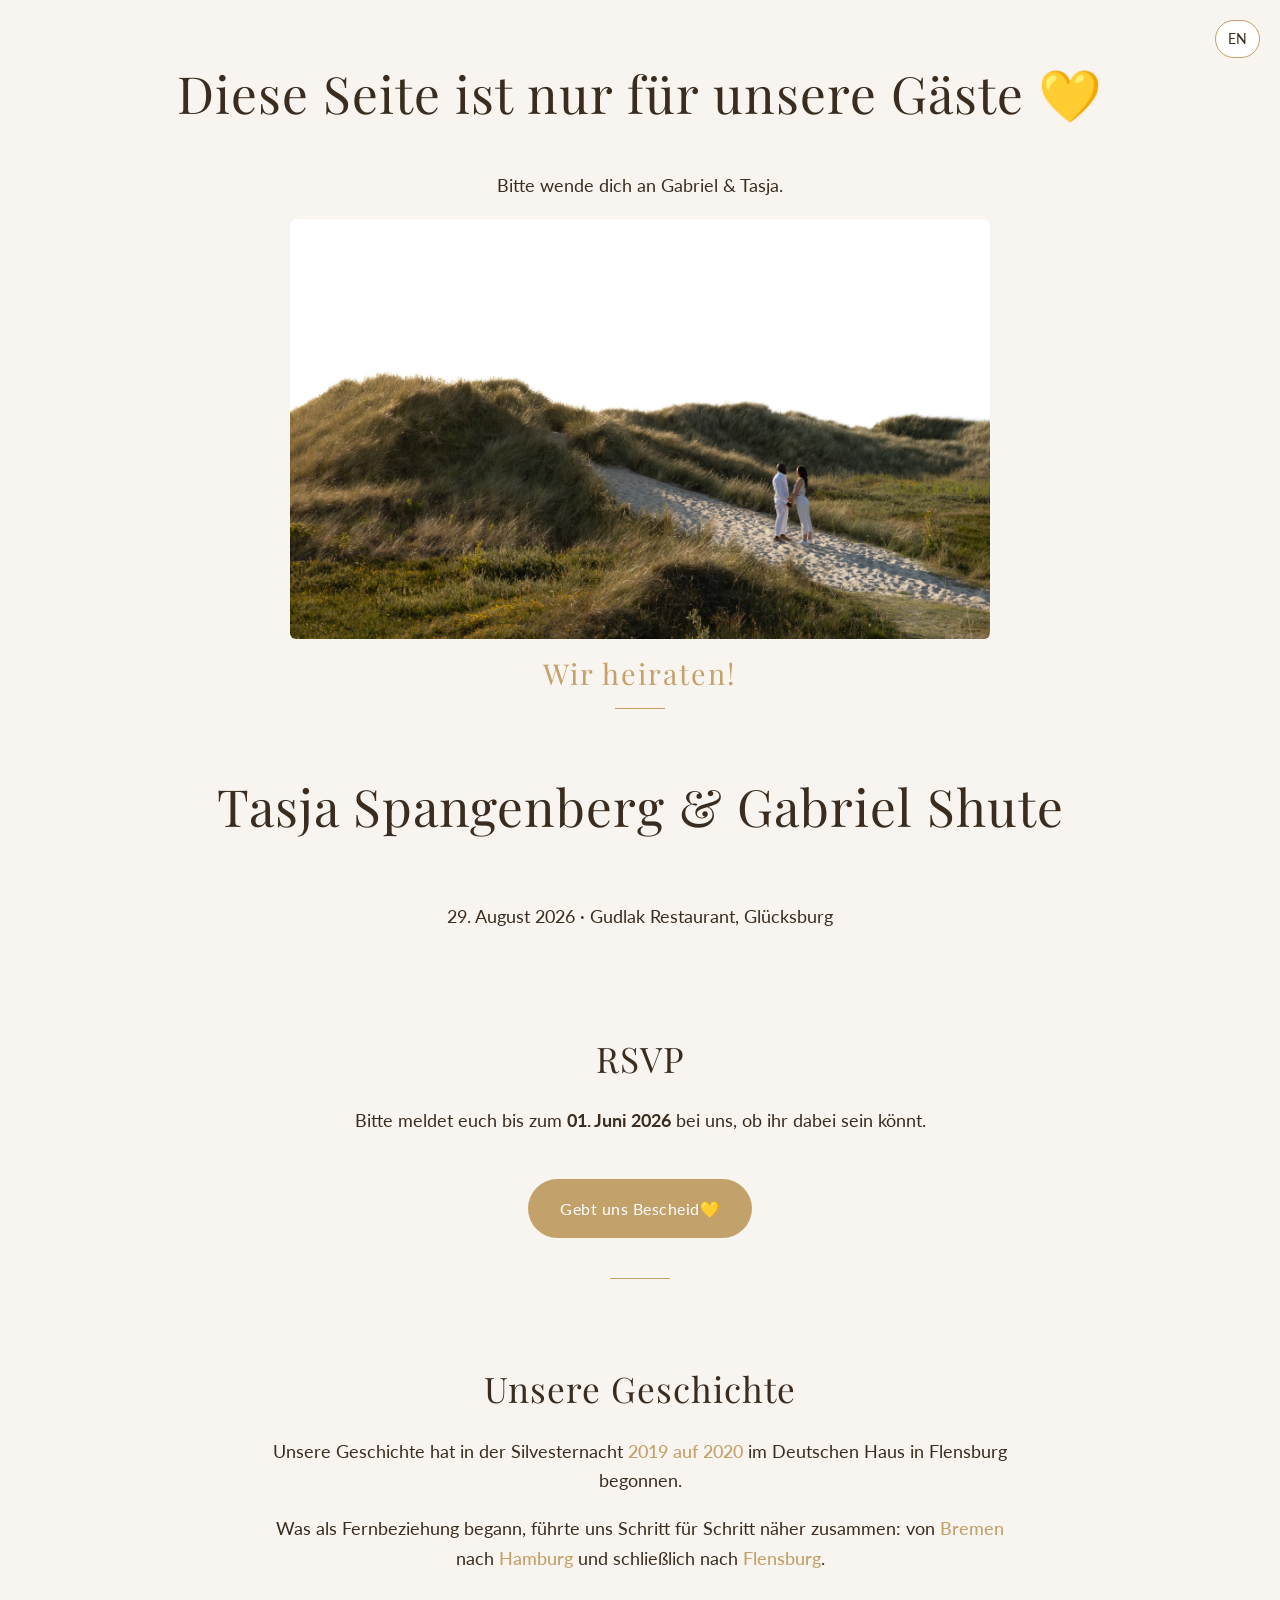
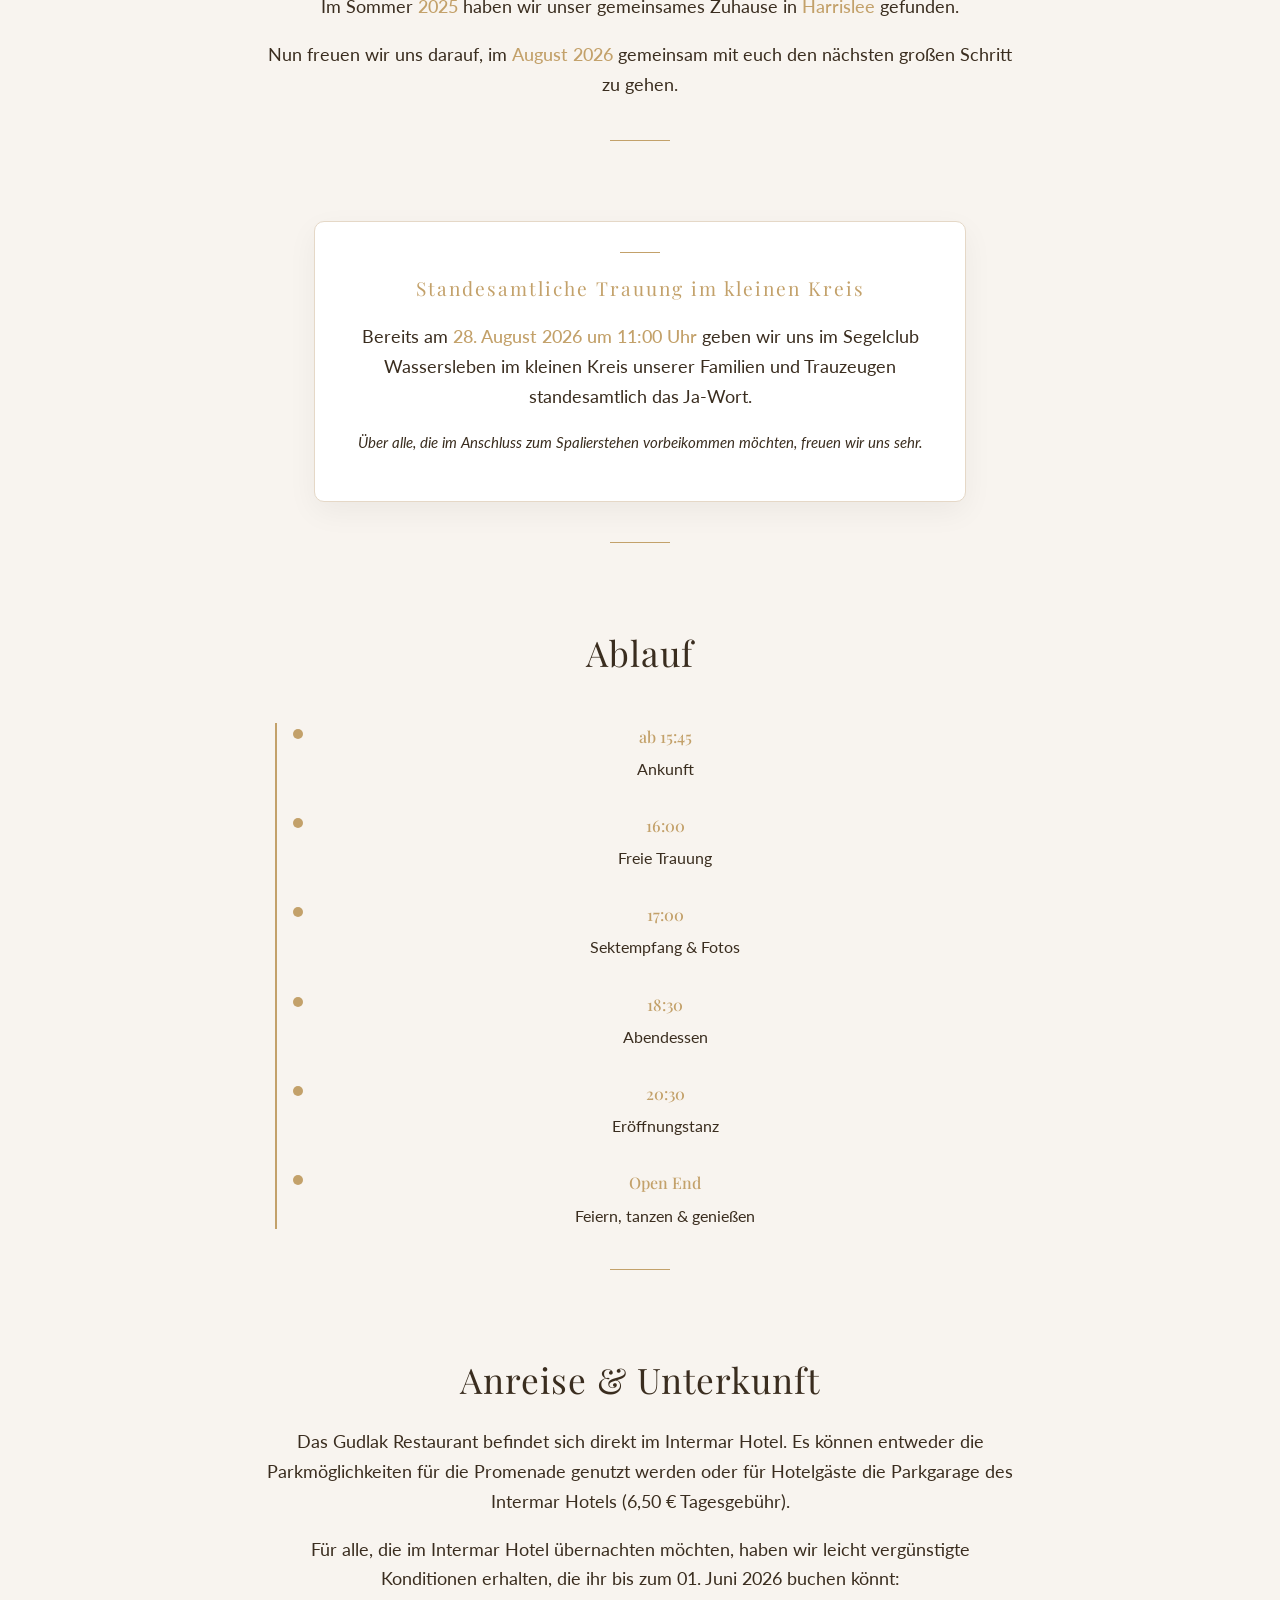
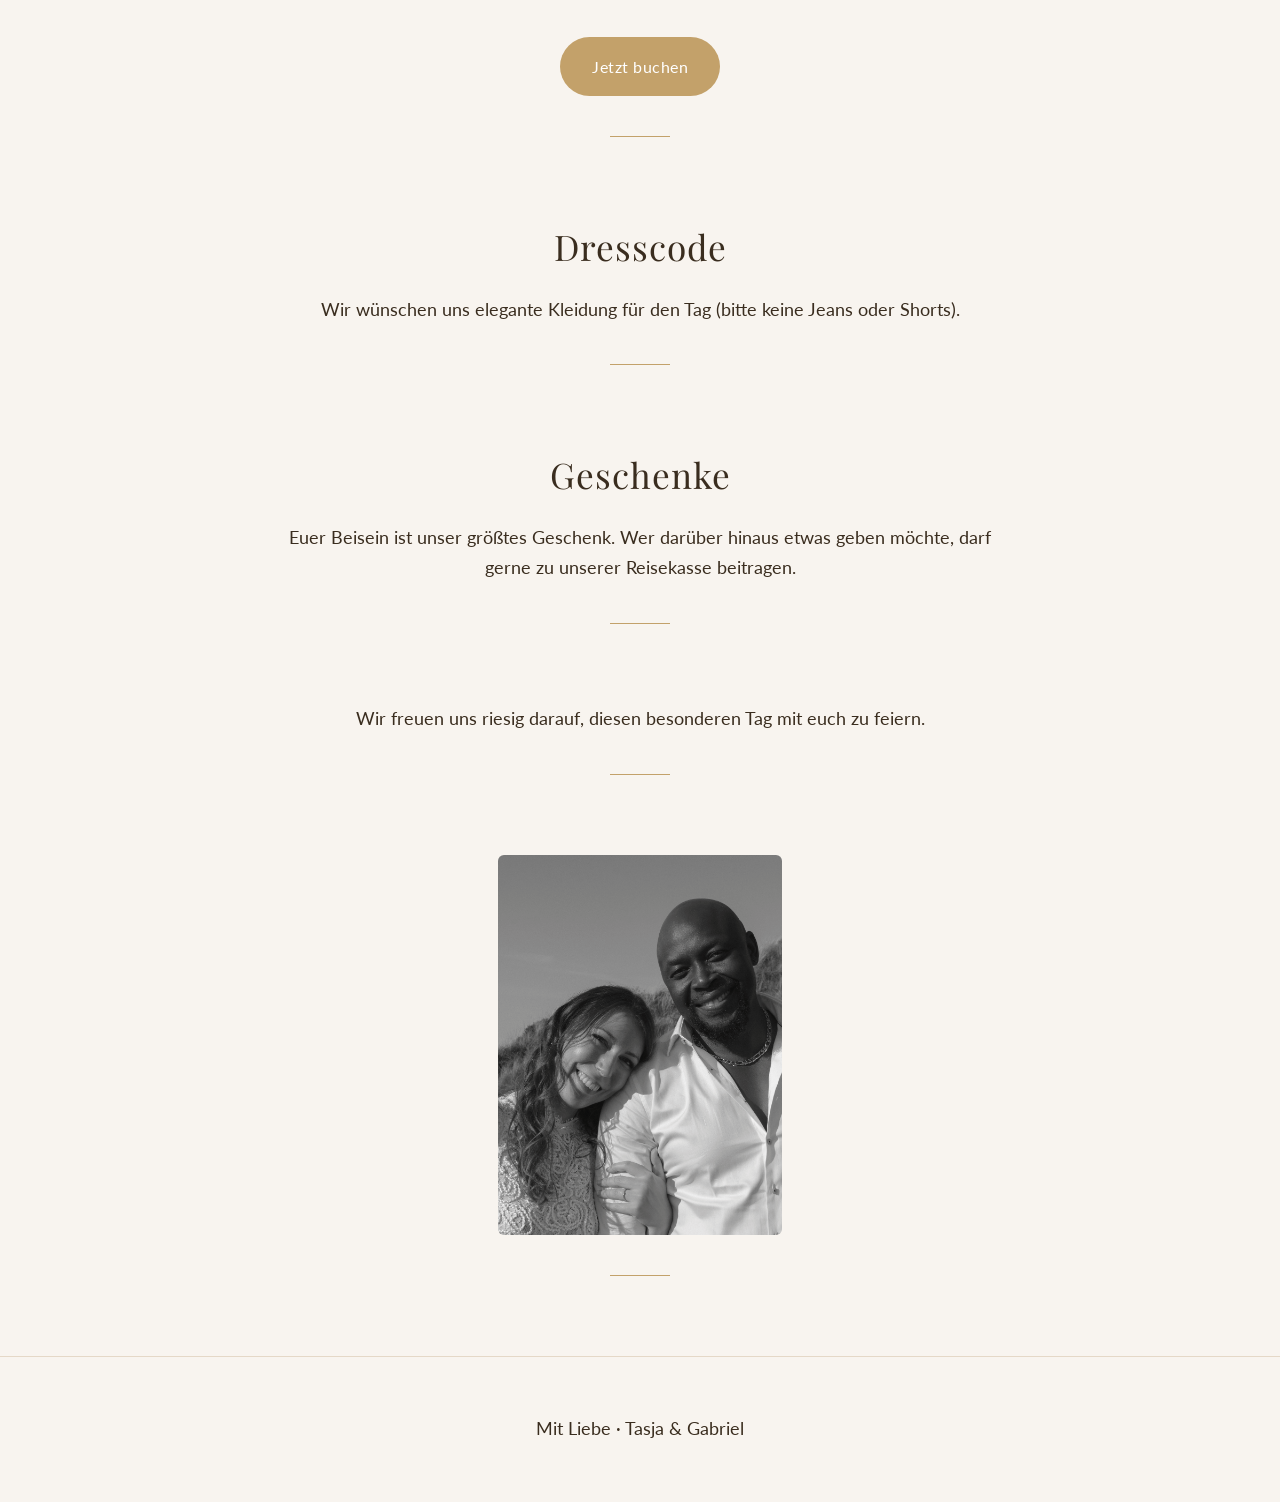
<file: index.html>
<!DOCTYPE html>
<meta name="robots" content="noindex">
<html lang="de">
<head>
    <script>
    var passwort = "Sayyes2026";  // ← HIER dein Passwort ändern
    var eingabe = prompt("Bitte gib das Passwort für unsere Hochzeitsseite ein:");

    if (eingabe !== passwort) {
        document.write("<h1 style='text-align:center; margin-top:50px;'>Diese Seite ist nur für unsere Gäste 💛</h1>");
        document.write("<p style='text-align:center;'>Bitte wende dich an Gabriel & Tasja.</p>");
    }
</script>
<meta charset="UTF-8" />
<meta name="viewport" content="width=device-width, initial-scale=1.0" />

<title>Tasja & Gabriel – Wir heiraten!</title>

<!-- Open Graph (für WhatsApp, iMessage etc.) -->
<meta property="og:title" content="Tasja & Gabriel – Wir heiraten!" />
<meta property="og:description" content="Alle Informationen zu unserer Hochzeit am 29. August 2026 in Glücksburg." />
<meta property="og:image" content="https://tasjaspa-shute.github.io/Wedding/preview.jpg.jpg" />
<meta property="og:url" content="https://tasjaspa-shute.github.io/Wedding/" />
<meta property="og:type" content="website" />
<meta name="twitter:card" content="summary_large_image">

<!-- Fonts & CSS -->
<link href="https://fonts.googleapis.com/css2?family=Playfair+Display:wght@400;600&family=Lato:wght@300;400&display=swap" rel="stylesheet">
<link rel="stylesheet" href="style.css" />

</head>

<body>
    <a href="en.html" class="language-switch">EN</a>
    <header class="hero">
        <img src="hero.jpg.jpg" alt="hero Image" />
        <p class="highlight-line">Wir heiraten!</p>
        <h1>Tasja Spangenberg & Gabriel Shute</h1>
        <p>29. August 2026 · Gudlak Restaurant, Glücksburg</p>
    </header>

    <main>
        <section>
            <h2>RSVP</h2>
            <p>Bitte meldet euch bis zum <strong>01. Juni 2026</strong> bei uns, ob ihr dabei sein könnt.</p>
            <a href="https://forms.gle/55z7EzGVM1R9kc6b8" target="_blank" rel="noopener noreferrer" class="rsvp-button">
                Gebt uns Bescheid💛
            </a>
        </section>

       <section class="story">
    <h2>Unsere Geschichte</h2>

    <p>
        Unsere Geschichte hat in der Silvesternacht 
        <span class="highlight">2019 auf 2020</span> 
        im Deutschen Haus in Flensburg begonnen.
    </p>

    <p>
        Was als Fernbeziehung begann, führte uns Schritt für Schritt näher zusammen: von <span class="highlight">Bremen</span> 
        nach <span class="highlight">Hamburg</span> und schließlich nach <span class="highlight">Flensburg</span>.
    </p>

    <p>
        Im Sommer <span class="highlight">2025</span> haben wir unser gemeinsames Zuhause in <span class="highlight">Harrislee</span> gefunden.
    </p>

    <p>
        Nun freuen wir uns darauf, im <span class="highlight">August 2026</span> 
        gemeinsam mit euch den nächsten großen Schritt zu gehen.
    </p>
</section>

        <section class="civil">
    <div class="civil-card">
        <p class="civil-title">Standesamtliche Trauung im kleinen Kreis</p>

        <p>
            Bereits am <span class="highlight">28. August 2026 um 11:00 Uhr</span> 
            geben wir uns im Segelclub Wassersleben im kleinen Kreis unserer Familien und Trauzeugen standesamtlich das Ja-Wort.
        </p>

        <p class="civil-note">
            Über alle, die im Anschluss zum Spalierstehen vorbeikommen möchten, 
            freuen wir uns sehr.
        </p>
    </div>
</section>
        
<section>
    <h2>Ablauf</h2>

    <div class="timeline">

        <div class="timeline-item">
            <div class="time">ab 15:45</div>
            <div class="content">Ankunft</div>
        </div>

        <div class="timeline-item">
            <div class="time">16:00</div>
            <div class="content">Freie Trauung</div>
        </div>

        <div class="timeline-item">
            <div class="time">17:00</div>
            <div class="content">Sektempfang & Fotos</div>
        </div>

        <div class="timeline-item">
            <div class="time">18:30</div>
            <div class="content">Abendessen</div>
        </div>

        <div class="timeline-item">
            <div class="time">20:30</div>
            <div class="content">Eröffnungstanz</div>
        </div>

        <div class="timeline-item">
            <div class="time">Open End</div>
            <div class="content">Feiern, tanzen & genießen</div>
        </div>

    </div>
</section>

        <section>
            <h2>Anreise & Unterkunft</h2>
            <p>
                Das Gudlak Restaurant befindet sich direkt im Intermar Hotel. Es können entweder die Parkmöglichkeiten für die Promenade genutzt werden oder für Hotelgäste die Parkgarage des Intermar Hotels (6,50 € Tagesgebühr).
            </p>
            <p>
                Für alle, die im Intermar Hotel übernachten möchten, haben wir leicht vergünstigte Konditionen erhalten, die ihr bis zum 01. Juni 2026 buchen könnt:
            </p>
            <a href="https://app.mews.com/distributor/929f9b52-4d3b-42b3-8dcd-b07d0074ff09?mewsAvailabilityBlockId=0fccf51d-838a-4eed-bd78-b2ed00d28b04&mewsStart=2026-08-28&mewsEnd=2026-08-30" target="_blank" rel="noopener noreferrer" class="reservation-button">
                Jetzt buchen
            </a>
        </section>

        <section>
            <h2>Dresscode</h2>
            <p>
                Wir wünschen uns elegante Kleidung für den Tag (bitte keine Jeans oder Shorts).
            </p>
        </section>

        <section>
            <h2>Geschenke</h2>
            <p>
                Euer Beisein ist unser größtes Geschenk.
                Wer darüber hinaus etwas geben möchte, darf gerne zu unserer Reisekasse beitragen.
            </p>
        </section>

        <section>
            <p>
                Wir freuen uns riesig darauf, diesen besonderen Tag mit euch zu feiern.
            </p>
        </section>

        <section class="footer-image">
            <img src="footer.jpg.jpg" alt="Footer Image" />
        </section>
    </main>

    <footer>
        <p>Mit Liebe · Tasja & Gabriel</p>
    </footer>
</body>
</html>
</file>
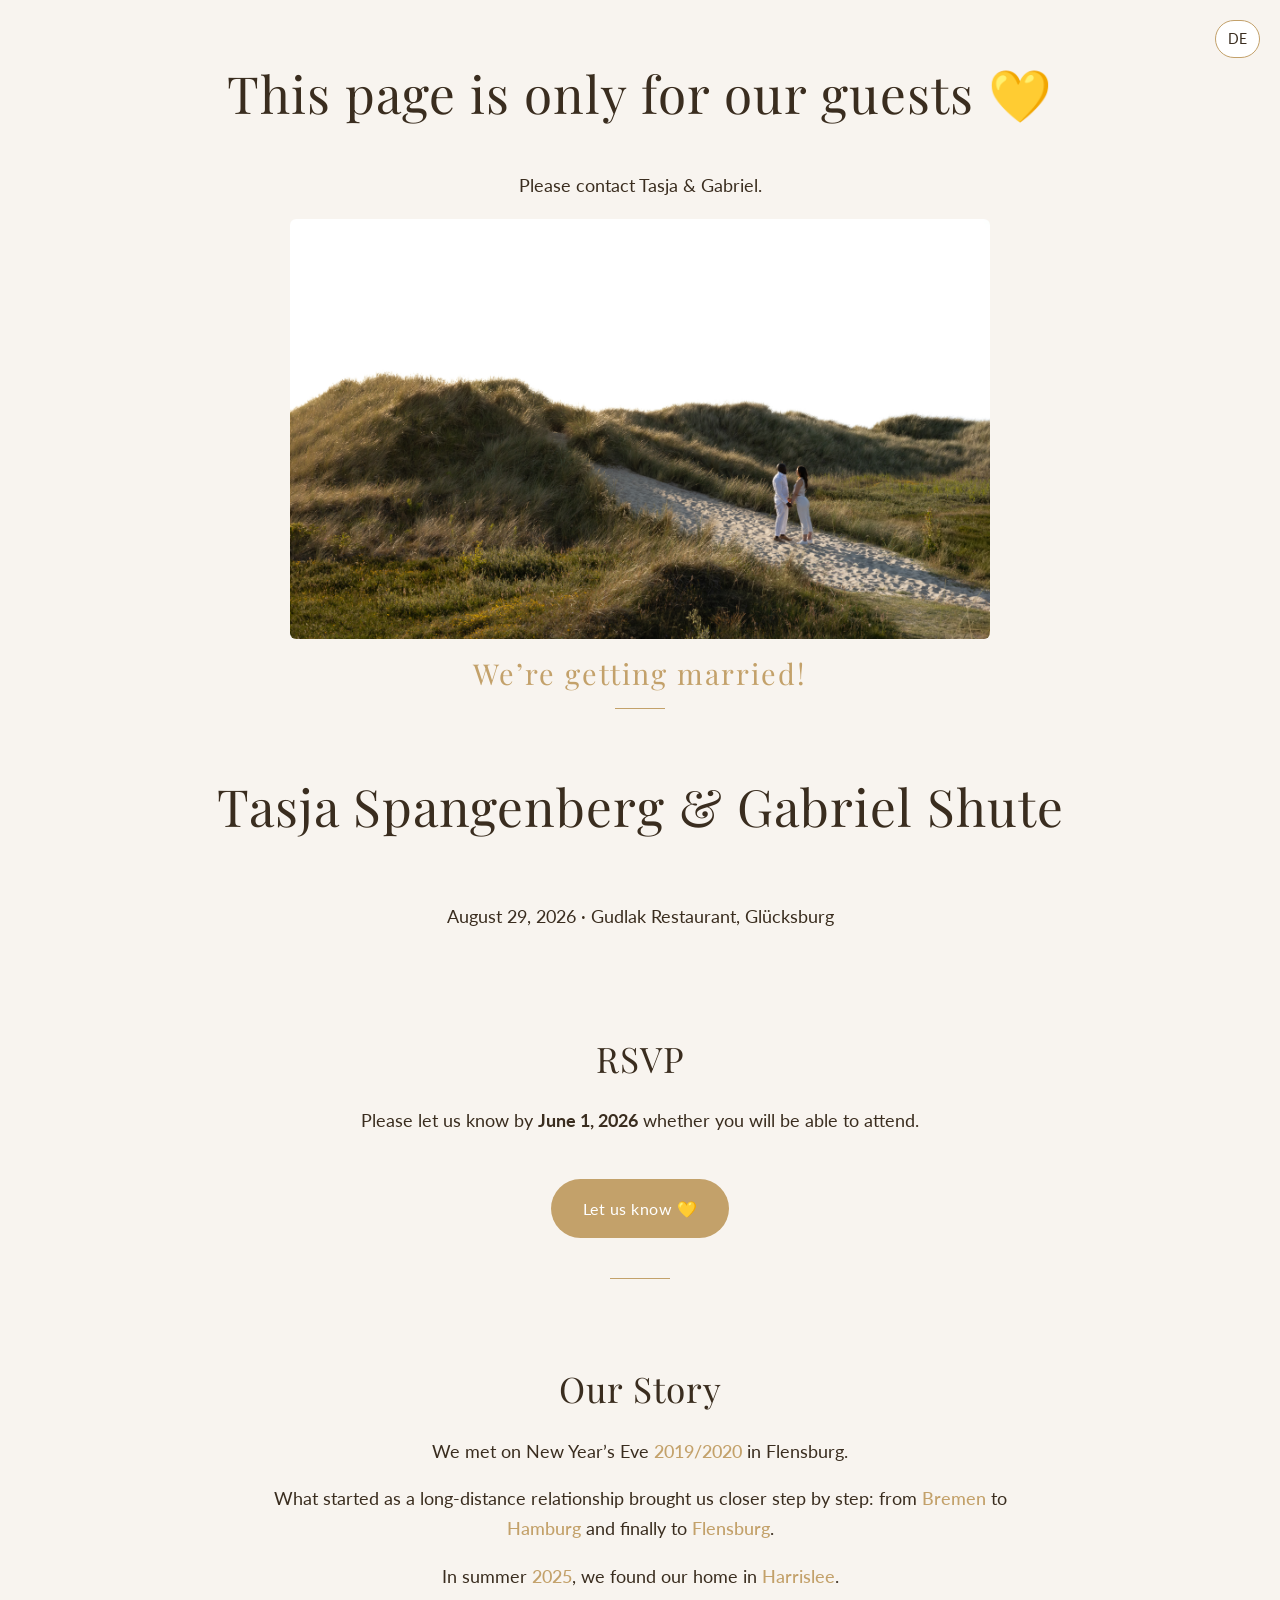
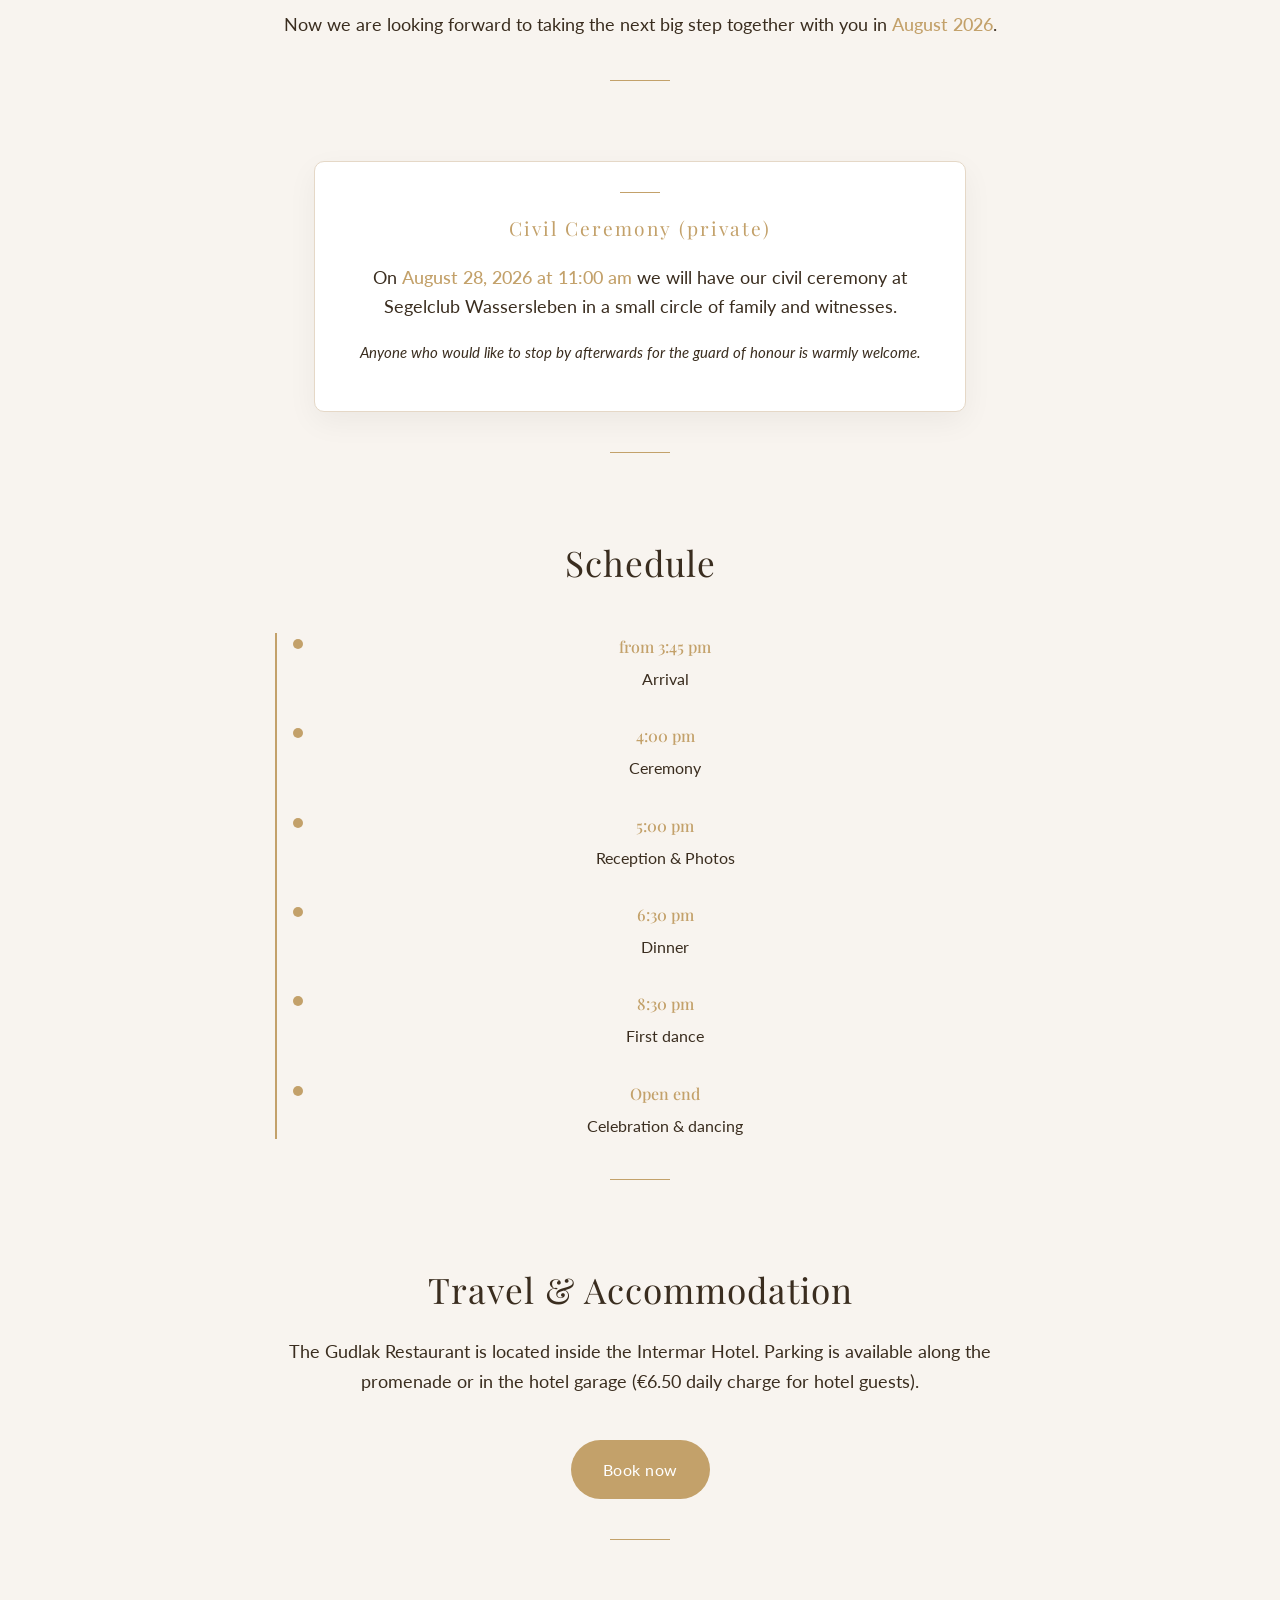
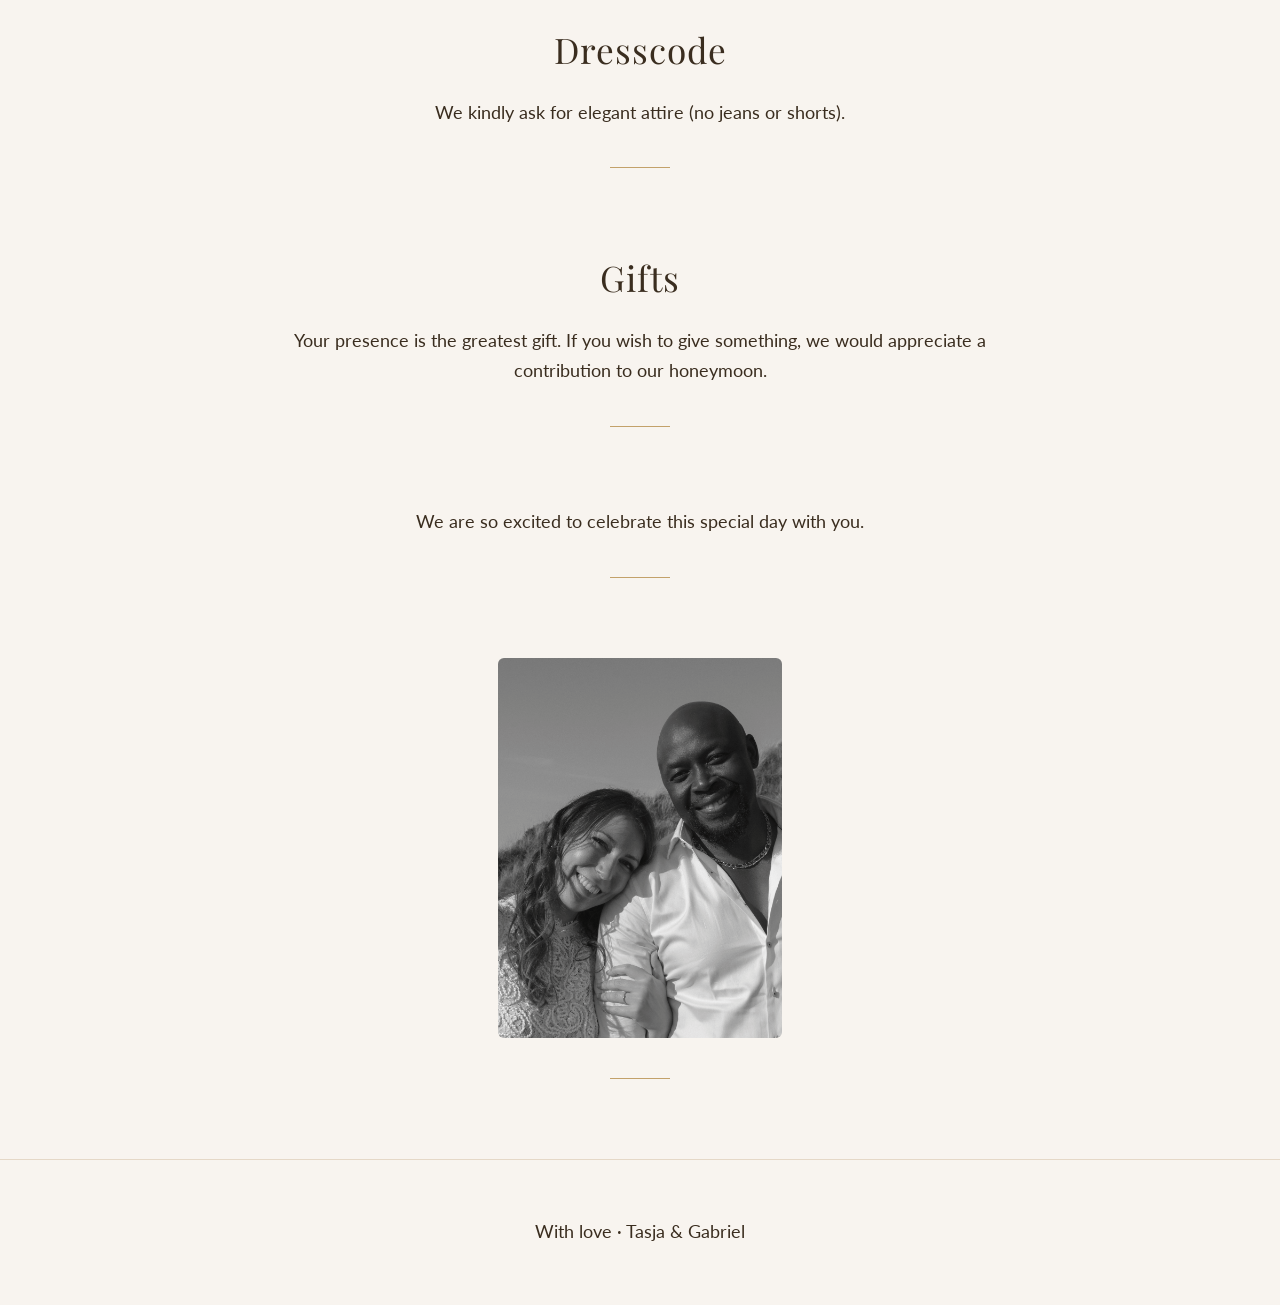
<file: en.html>
<!DOCTYPE html>
<meta name="robots" content="noindex">
<html lang="en">
<head>
<script>
var passwort = "Sayyes2026";
var eingabe = prompt("Please enter the password for our wedding website:");

if (eingabe !== passwort) {
    document.write("<h1 style='text-align:center; margin-top:50px;'>This page is only for our guests 💛</h1>");
    document.write("<p style='text-align:center;'>Please contact Tasja & Gabriel.</p>");
}
</script>

<meta charset="UTF-8" />
<meta name="viewport" content="width=device-width, initial-scale=1.0" />

<title>Tasja & Gabriel – We’re getting married!</title>

<meta property="og:title" content="Tasja & Gabriel – We’re getting married!" />
<meta property="og:description" content="All information about our wedding on August 29, 2026 in Glücksburg." />
<meta property="og:image" content="https://tasjaspa-shute.github.io/Wedding/preview.jpg.jpg" />
<meta property="og:url" content="https://tasjaspa-shute.github.io/Wedding/en.html" />
<meta property="og:type" content="website" />

<link href="https://fonts.googleapis.com/css2?family=Playfair+Display:wght@400;600&family=Lato:wght@300;400&display=swap" rel="stylesheet">
<link rel="stylesheet" href="style.css" />
</head>

<body>

<a href="index.html" class="language-switch">DE</a>

<header class="hero">
    <img src="hero.jpg.jpg" alt="hero Image" />
    <p class="highlight-line">We’re getting married!</p>
    <h1>Tasja Spangenberg & Gabriel Shute</h1>
    <p>August 29, 2026 · Gudlak Restaurant, Glücksburg</p>
</header>

<main>

<section>
    <h2>RSVP</h2>
    <p>Please let us know by <strong>June 1, 2026</strong> whether you will be able to attend.</p>
    <a href="https://forms.gle/UosdCh3K8on1ubrm9" target="_blank" class="rsvp-button">
        Let us know 💛
    </a>
</section>

<section class="story">
<h2>Our Story</h2>

<p>We met on New Year’s Eve <span class="highlight">2019/2020</span> in Flensburg.</p>

<p>What started as a long-distance relationship brought us closer step by step: from <span class="highlight">Bremen</span> to <span class="highlight">Hamburg</span> and finally to <span class="highlight">Flensburg</span>.</p>

<p>In summer <span class="highlight">2025</span>, we found our home in <span class="highlight">Harrislee</span>.</p>

<p>Now we are looking forward to taking the next big step together with you in <span class="highlight">August 2026</span>.</p>
</section>

<section class="civil">
<div class="civil-card">
<p class="civil-title">Civil Ceremony (private)</p>

<p>
On <span class="highlight">August 28, 2026 at 11:00 am</span> we will have our civil ceremony at Segelclub Wassersleben in a small circle of family and witnesses.
</p>

<p class="civil-note">
Anyone who would like to stop by afterwards for the guard of honour is warmly welcome.
</p>
</div>
</section>

<section>
<h2>Schedule</h2>

<div class="timeline">
<div class="timeline-item">
<div class="time">from 3:45 pm</div>
<div class="content">Arrival</div>
</div>

<div class="timeline-item">
<div class="time">4:00 pm</div>
<div class="content">Ceremony</div>
</div>

<div class="timeline-item">
<div class="time">5:00 pm</div>
<div class="content">Reception & Photos</div>
</div>

<div class="timeline-item">
<div class="time">6:30 pm</div>
<div class="content">Dinner</div>
</div>

<div class="timeline-item">
<div class="time">8:30 pm</div>
<div class="content">First dance</div>
</div>

<div class="timeline-item">
<div class="time">Open end</div>
<div class="content">Celebration & dancing</div>
</div>
</div>
</section>

<section>
<h2>Travel & Accommodation</h2>
<p>
The Gudlak Restaurant is located inside the Intermar Hotel. Parking is available along the promenade or in the hotel garage (€6.50 daily charge for hotel guests).
</p>

<a href="https://app.mews.com/distributor/929f9b52-4d3b-42b3-8dcd-b07d0074ff09?mewsAvailabilityBlockId=0fccf51d-838a-4eed-bd78-b2ed00d28b04&mewsStart=2026-08-28&mewsEnd=2026-08-30" target="_blank" class="reservation-button">
Book now
</a>
</section>

<section>
<h2>Dresscode</h2>
<p>We kindly ask for elegant attire (no jeans or shorts).</p>
</section>

<section>
<h2>Gifts</h2>
<p>
Your presence is the greatest gift.  
If you wish to give something, we would appreciate a contribution to our honeymoon.
</p>
</section>

<section>
<p>We are so excited to celebrate this special day with you.</p>
</section>

<section class="footer-image">
<img src="footer.jpg.jpg" alt="Footer Image" />
</section>

</main>

<footer>
<p>With love · Tasja & Gabriel</p>
</footer>

</body>
</html>
</file>
<file: style.css>
:root {
    --primary-color: #3A2D1F;
    --accent-color: #C3A16A;
    --accent-hover: #a88955;
    --bg-color: #F8F4EF;
}

/* Grundlayout */
body {
    margin: 0;
    font-family: "Lato", sans-serif;
    background: var(--bg-color);
    color: var(--primary-color);
    line-height: 1.7;
}

/* Überschriften eleganter */
h1, h2 {
    font-family: "Playfair Display", serif;
    color: var(--primary-color);
    text-align: center;
    letter-spacing: 1px;
    font-weight: 400;
}

h1 {
    font-size: 3.2rem;
}

h2 {
    margin-top: 80px;
    font-size: 2.2rem;
    margin-bottom: 10px;
}

/* Sektionen luftiger */
section {
    max-width: 750px;
    margin: 80px auto;
    padding: 0 20px;
    text-align: center;
}

/* elegante Trennlinie */
section::after {
    content: "";
    display: block;
    width: 60px;
    height: 1px;
    background: var(--accent-color);
    margin: 40px auto 0;
}

/* Hero Bereich */
.hero {
    width: 100%;
    display: flex;
    flex-direction: column;
    align-items: center;
}

.hero img {
    max-width: 700px;
    width: 100%;
    height: 420px;
    object-fit: cover;
    object-position: center;
    display: block;
    border-radius: 6px;
}

.hero h1 {
    margin-top: 25px;
}

/* Text schöner */
p {
    font-size: 1.1rem;
}

/* Listen */
ul {
    list-style: none;
    padding: 0;
}

li {
    margin: 8px 0;
}

/* Footer Bild eleganter */
.footer-image {
    max-width: 900px;
    margin: 80px auto 40px;
    padding: 0 20px;
    text-align: center;
}

.footer-image img {
    max-width: 100%;
    height: 380px;
    object-fit: cover;
    object-position: center;
    display: block;
    margin: 0 auto;
    border-radius: 6px;
    opacity: 0.95;
}

/* Footer */
footer {
    text-align: center;
    padding: 40px 0;
    margin-top: 80px;
    border-top: 1px solid #E5D8C7;
    font-size: 0.9rem;
}

/* Buttons schöner + eleganter Hover */
.rsvp-button,
.reservation-button {
    display: inline-block;
    margin-top: 25px;
    padding: 14px 30px;
    background-color: var(--accent-color);
    color: white;
    text-decoration: none;
    border-radius: 30px;
    font-size: 1rem;
    letter-spacing: 0.5px;
    transition: all 0.3s ease;
    border: 2px solid transparent;
}

.rsvp-button:hover,
.reservation-button:hover {
    background-color: var(--accent-hover);
    transform: translateY(-2px);
}

/* Fokus bleibt gut */
.rsvp-button:focus,
.reservation-button:focus {
    outline: 2px solid var(--primary-color);
    outline-offset: 2px;
}

/* Mobile */
@media (max-width: 768px) {
    h1 {
        font-size: 2.2rem;
    }

    h2 {
        font-size: 1.6rem;
        margin-top: 50px;
    }

    .hero img {
        height: 300px;
    }

    section {
        margin: 50px auto;
    }
}

@media (max-width: 480px) {
    h1 {
        font-size: 1.6rem;
    }

    h2 {
        font-size: 1.3rem;
    }

    .hero img {
        height: 250px;
    }

    .rsvp-button,
    .reservation-button {
        padding: 10px 22px;
        font-size: 0.9rem;
    }
}
/* Neue elegante Timeline */
.timeline {
    position: relative;
    margin-top: 40px;
    padding-left: 30px;
}

/* vertikale Linie links */
.timeline::before {
    content: "";
    position: absolute;
    left: 10px;
    top: 0;
    width: 2px;
    height: 100%;
    background: var(--accent-color);
}

/* einzelne Punkte */
.timeline-item {
    position: relative;
    margin-bottom: 30px;
    padding-left: 20px;
}

/* Punkte */
.timeline-item::before {
    content: "";
    position: absolute;
    left: -2px;
    top: 6px;
    width: 10px;
    height: 10px;
    background: var(--accent-color);
    border-radius: 50%;
}

/* Zeit */
.timeline .time {
    font-family: "Playfair Display", serif;
    font-weight: 500;
    color: var(--accent-color);
    margin-bottom: 5px;
}

/* Text */
.timeline .content {
    font-size: 1rem;
}
/* Story Abschnitt */
.story p {
    margin-bottom: 18px;
}

/* Hervorhebungen */
.highlight {
    color: var(--accent-color);
    font-weight: 500;
}

/* Letzter Satz (emotionaler Abschluss) */
.final-line {
    margin-top: 25px;
    font-style: italic;
}
/* Hero Highlight Text */
.highlight-line {
    font-family: "Playfair Display", serif;
    font-size: 1.8rem;
    letter-spacing: 2px;
    color: var(--accent-color);
    margin-top: 10px;
}

.subline {
    font-size: 1rem;
    margin-top: 8px;
}

/* kleine elegante Linie darunter */
.highlight-line::after {
    content: "";
    display: block;
    width: 50px;
    height: 1px;
    background: var(--accent-color);
    margin: 10px auto 0;
}
/* Standesamtliche Trauung – elegante Karte */
.civil {
    margin: 60px auto;
    padding: 0 20px;
}

.civil-card {
    max-width: 600px;
    margin: 0 auto;
    padding: 30px 25px;
    background: #fff;
    border: 1px solid #E5D8C7;
    border-radius: 10px;
    text-align: center;
    box-shadow: 0 10px 30px rgba(0,0,0,0.05);
}

/* Titel */
.civil-title {
    font-family: "Playfair Display", serif;
    font-size: 1.2rem;
    letter-spacing: 2px;
    color: var(--accent-color);
    margin-bottom: 15px;
}

/* Hinweis */
.civil-note {
    margin-top: 15px;
    font-style: italic;
    font-size: 0.95rem;
}

.civil-card::before {
    content: "";
    display: block;
    width: 40px;
    height: 1px;
    background: var(--accent-color);
    margin: 0 auto 15px;
}
/* Sprach-Button */
.language-switch {
    position: absolute;
    top: 20px;
    right: 20px;
    text-decoration: none;
    color: var(--primary-color);
    font-size: 0.9rem;
    border: 1px solid var(--accent-color);
    padding: 6px 12px;
    border-radius: 20px;
    background: white;
    transition: 0.3s;
}

.language-switch:hover {
    background: var(--accent-color);
    color: white;
}
</file>
